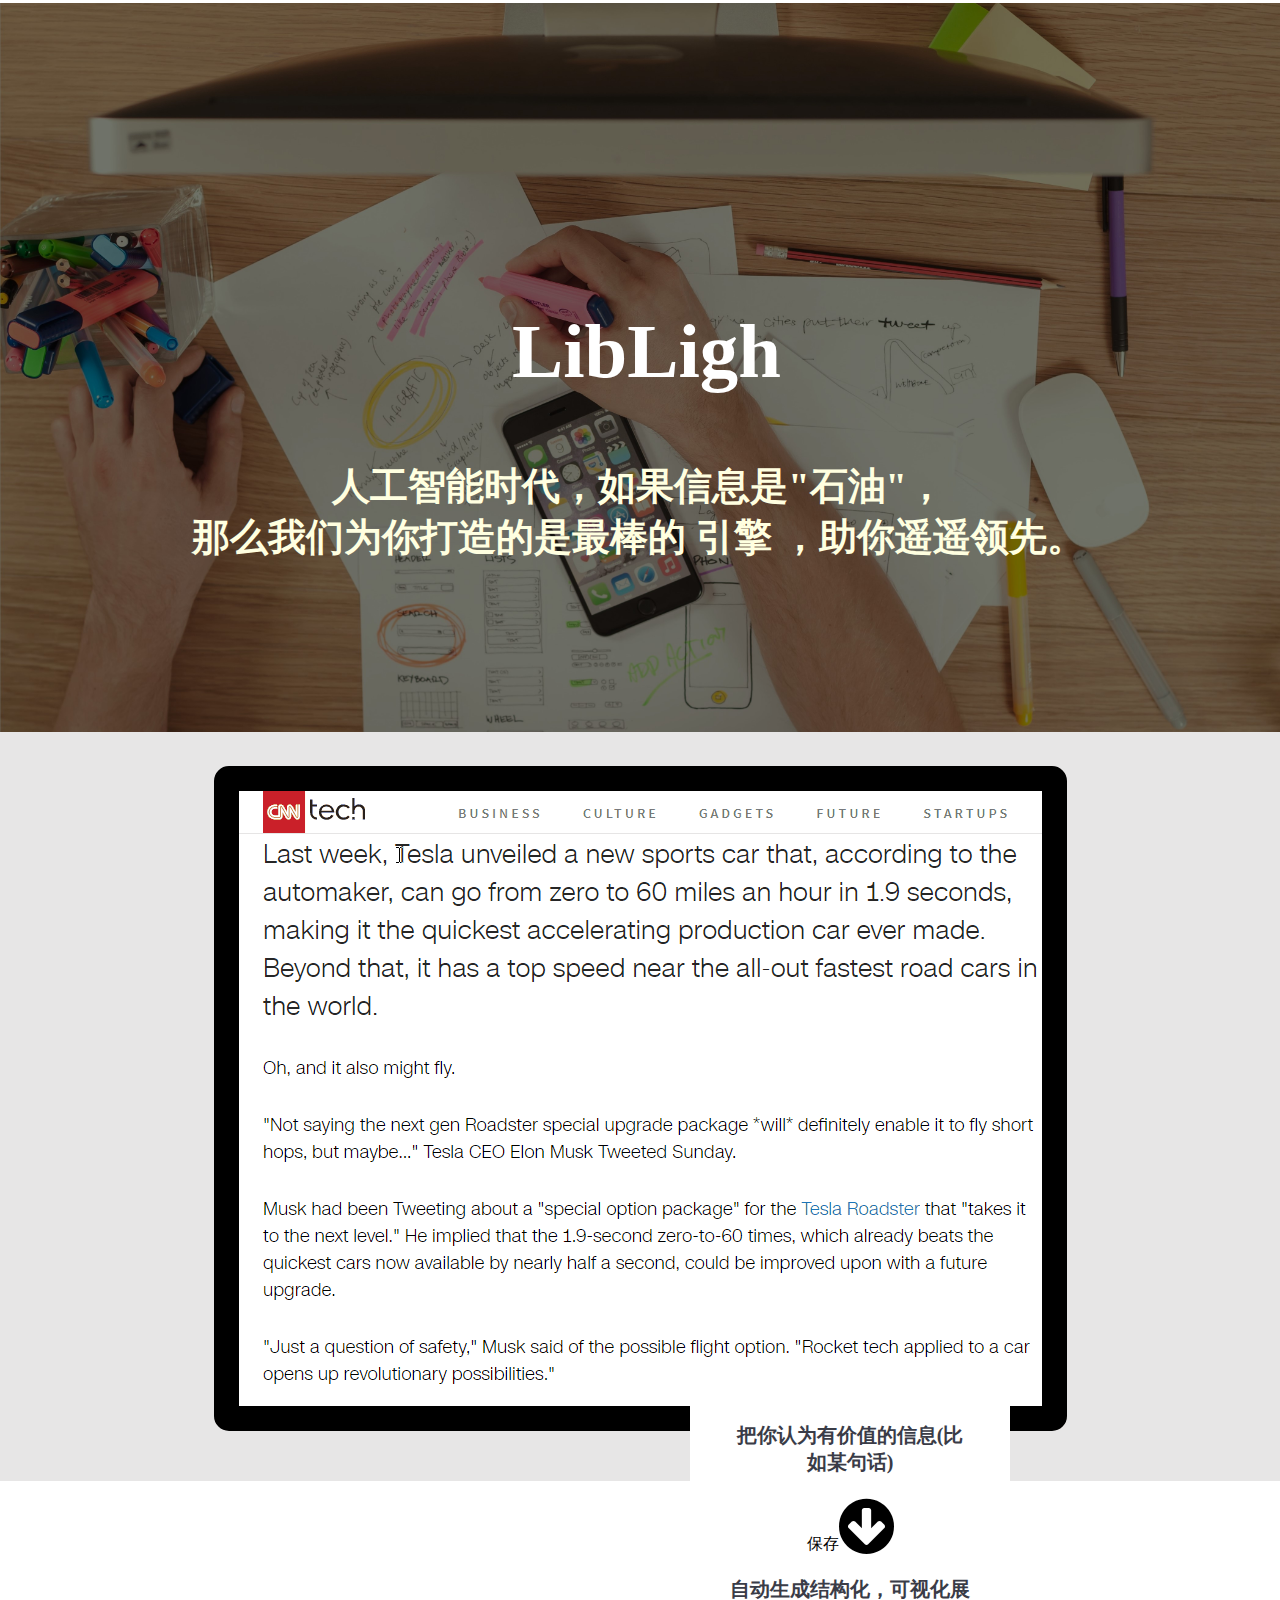
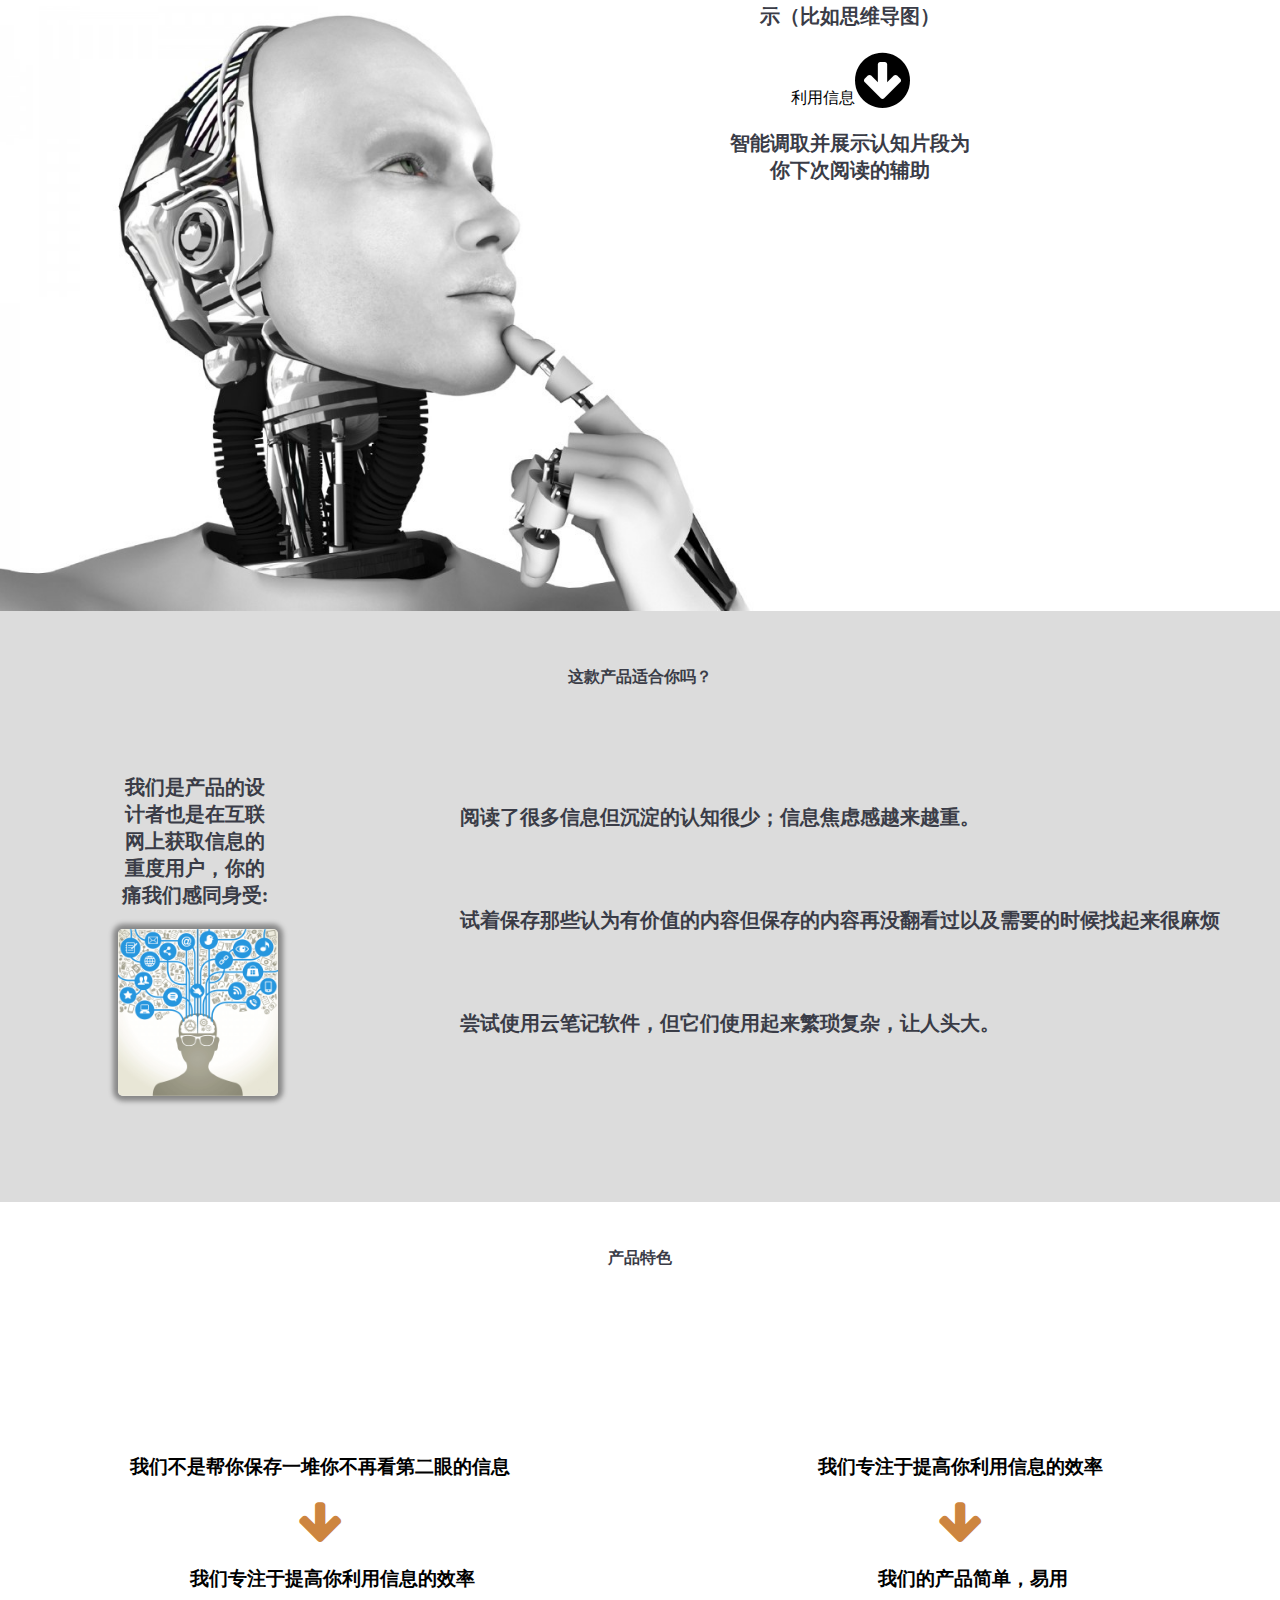
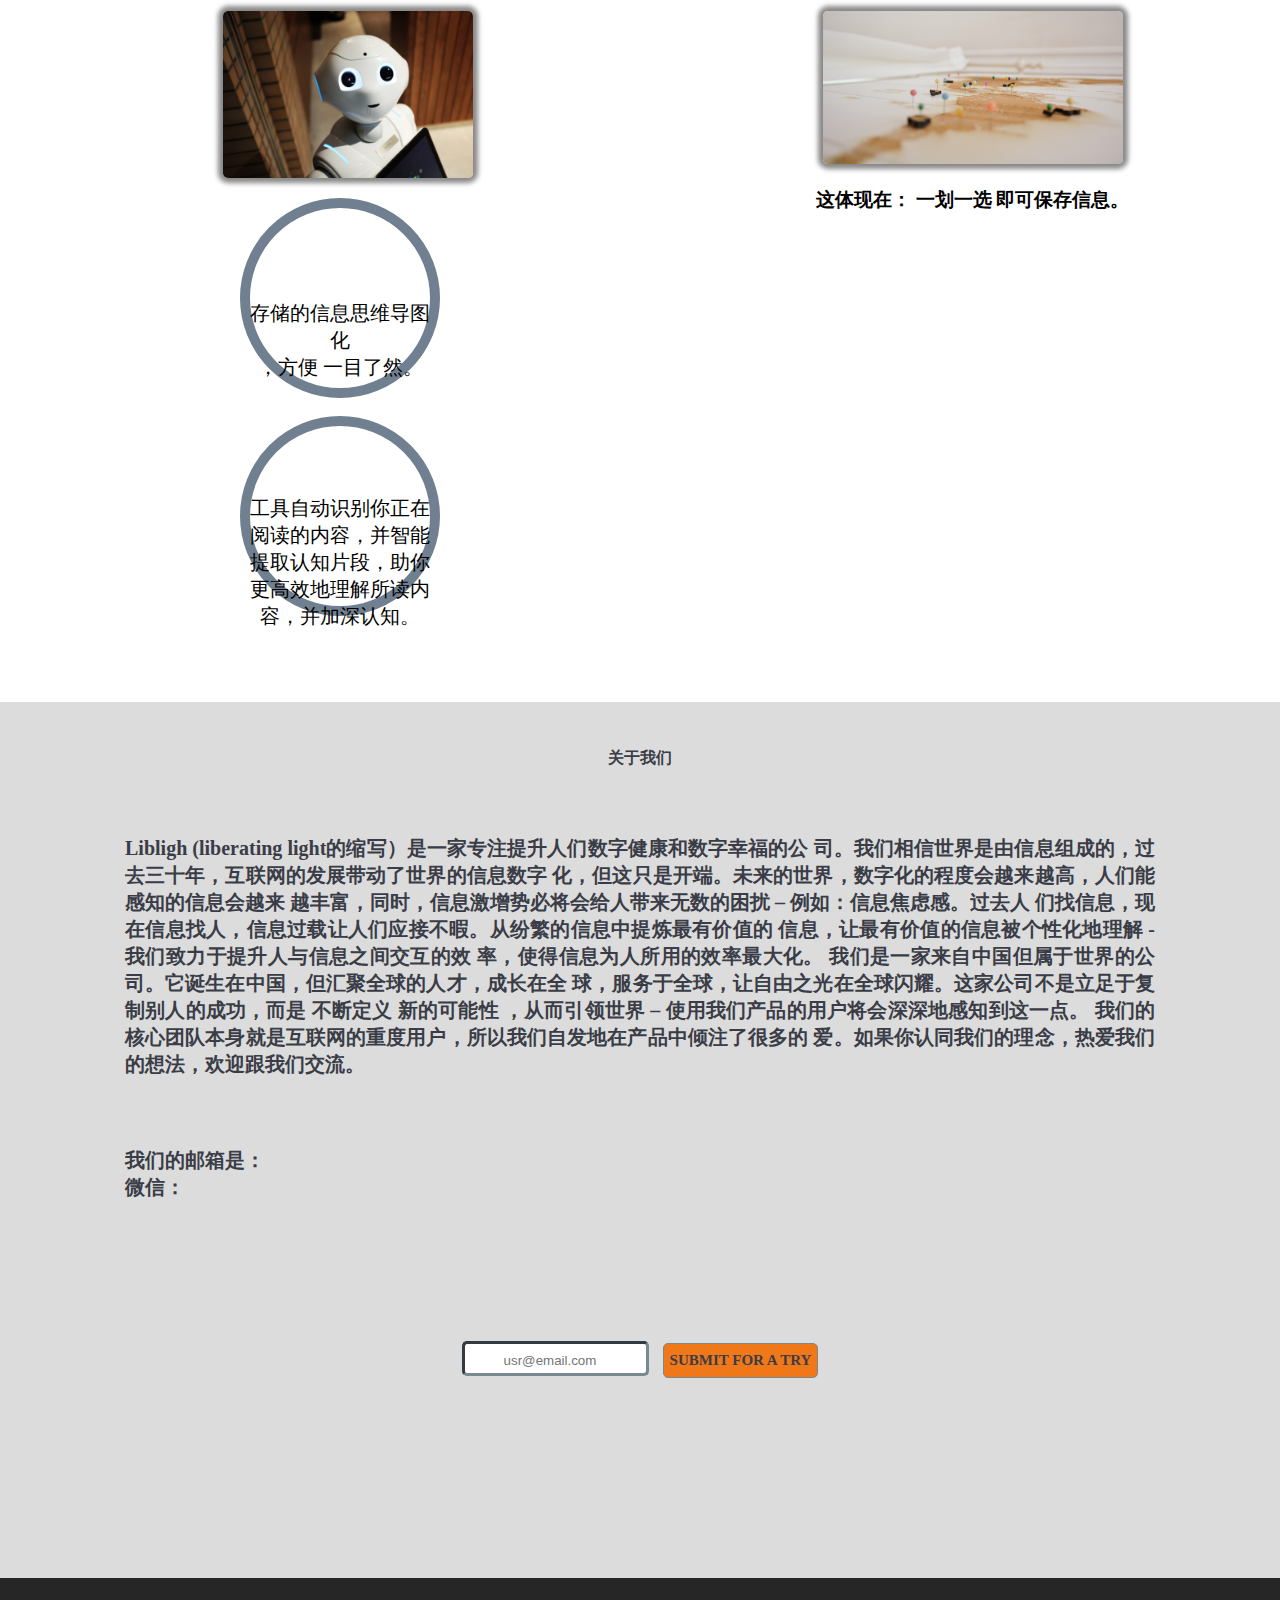
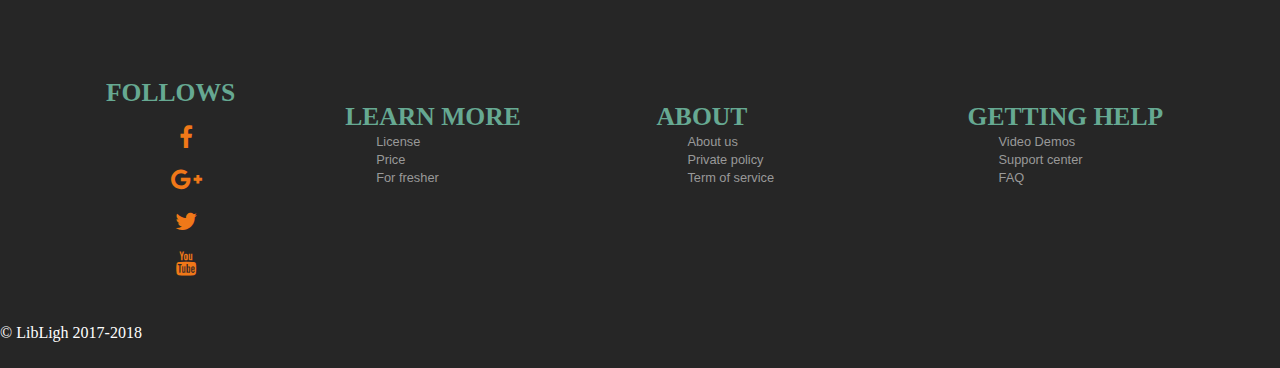
<file: index.html>
<!DOCTYPE html>
<html lang="en">

<head>
  <meta charset="utf-8">

  <meta name="veiwport" content="width=device-width, initial-scale=1">
  <title>LibLigh</title>
  <link href="stylesheet.css" rel="stylesheet">
  <link rel="stylesheet" href="css/font-awesome.min.css">
  <script type="text/javascript" src="https://ajax.googleapis.com/ajax/libs/jquery/1.11.1/jquery.min.js"></script>
  <script type="text/javascript" src="menu.js"></script>

</head>

<body>
  <!--<div id="header">
    <script src="js/jquery-1.11.2.min.js"></script>
    <div id="logo">
      <img src="img/logo.png" height="75" borde-radius="30">
    </div>
    <div id="logo-guide">
      <nav class="menu">
        <ul class="nav-guide">
          <li><a href="index.html">CONTACT</a></li>
          <li><a href="index.html">TEAM</a></li>
          <li><a href="index.html">DOWNLOADS</a></li>
          <li><a href="product.html">PRODUCT</a></li>

        </ul>
      </nav>
      <a class="toggle-nav" href="#">&#9776;
      </a>
    </div>
  </div>-->

  <div id="wrapper">
    <div id="row">
      <!--<div class="download_window ">
        <a class="download" href="dowload.html">DOWNLOADS</a>
      </div>-->

      <div id="about_the_product" class="col-m-12 col-12">

        <img class="jumbotron" src="img/b3.jpg">
        <div class="jumbotron_text">LibLigh

        </div>

        <div class="jumbotron_metaphor">
          人工智能时代，如果信息是"石油"，<br> 那么我们为你打造的是最棒的 引擎 ，助你遥遥领先。


        </div>



      </div>


      <div id="introduction" class="col-m-12 col-12">

        <div class="demo">
          <img class="demo_setting" src="video/demo.gif" border="25px solid black">
        </div>
      </div>

      <div id="our_product" class="col-m-12 col-12">
        <div class="col-9">
          <img class="ai" src="img/ai_v2.jpg">
        </div>
        <div class="flow col-3">
          <ul class="flow_steps">

            <li class="flow_text_1">把你认为有价值的信息(比如某句话)</li>
            </br>
            <li>保存<i class="fa fa-arrow-circle-down fa-4x" aria-hidden="true"></i></li>
            </br>
            <li class="flow_text_1">自动生成结构化，可视化展示（比如思维导图）</li>
            </br>
            <li>利用信息<i class="fa fa-arrow-circle-down fa-4x" aria-hidden="true"></i></li>
            </br>
            <li class="flow_text_1">智能调取并展示认知片段为你下次阅读的辅助</li>
            </br>
          </ul>
        </div>
      </div>

      <div id="section_3" class="col-12">
        <div class="subheader col-12">
          <p>这款产品适合你吗？</p>
        </div>
        <div class="match">
          <div class="col-3 flow_text_2">
            <p class="subheader_2 ">我们是产品的设计者也是在互联网上获取信息的重度用户，你的痛我们感同身受:</p>
            <img class=" knowledge" src="img/unstructed_knoledge.png">
          </div>

          <div class="col-9 flow_text_3">
            <ul>
              <li>阅读了很多信息但沉淀的认知很少；信息焦虑感越来越重。 </li></br></br>
              <li>试着保存那些认为有价值的内容但保存的内容再没翻看过以及需要的时候找起来很麻烦</li></br></br>
              <li>尝试使用云笔记软件，但它们使用起来繁琐复杂，让人头大。</li></br></br>
            </ul>
          </div>
        </div>

        <div id="section_4">
            <div class="subheader">
                <p>产品特色</p>
            </div>
            <div class="match_1">
              <div class="col-6 flow_text_4">
                <p class="subheader_3">我们不是帮你保存一堆你不再看第二眼的信息
                </p>
                <i class="fa fa-arrow-down fa-3x arrow_center" aria-hidden="true"></i>
                <p class="subheader_4">我们专注于提高你利用信息的效率
                </p>
                <img class="knowledge_2" src="img\alex-knight-199368.jpg">
                <div class="circle" >
                <ul class="list_3">
                  <li></br></br></br></br>存储的信息思维导图化</br>，方便 一目了然。</li></br>
                  <li></br></br></br>工具自动识别你正在</br>阅读的内容，并智能</br>提取认知片段，助你</br>更高效地理解所读内</br>容，并加深认知。</li>
                </ul>
              </div>
              </div>


              <div class="col-6 flow_text_4">

                <p class="subheader_3">我们专注于提高你利用信息的效率
                </p>
                <i class="fa fa-arrow-down fa-3x arrow_center" aria-hidden="true"></i>
                <p class="subheader_4">我们的产品简单，易用
                </p>
                <img class="knowledge_3" src="img\delfi-de-la-rua-152121.jpg">
                <p class="subheader_4">这体现在： 一划一选 即可保存信息。
                </p>

              </div>

            </div>

        </div>

        <div id="us">
            <div class="us subheader col-12">
              <p>关于我们</p>
            </div>
            <div class="detail">
              <p>
                    Libligh (liberating light的缩写）是一家专注提升人们数字健康和数字幸福的公
              司。我们相信世界是由信息组成的，过去三十年，互联网的发展带动了世界的信息数字
              化，但这只是开端。未来的世界，数字化的程度会越来越高，人们能感知的信息会越来
              越丰富，同时，信息激增势必将会给人带来无数的困扰 – 例如：信息焦虑感。过去人
              们找信息，现在信息找人，信息过载让人们应接不暇。从纷繁的信息中提炼最有价值的
              信息，让最有价值的信息被个性化地理解 - 我们致力于提升人与信息之间交互的效
              率，使得信息为人所用的效率最大化。
              我们是一家来自中国但属于世界的公司。它诞生在中国，但汇聚全球的人才，成长在全
              球，服务于全球，让自由之光在全球闪耀。这家公司不是立足于复制别人的成功，而是
              不断定义 新的可能性 ，从而引领世界 – 使用我们产品的用户将会深深地感知到这一点。
              我们的核心团队本身就是互联网的重度用户，所以我们自发地在产品中倾注了很多的
              爱。如果你认同我们的理念，热爱我们的想法，欢迎跟我们交流。</br></br></br></br>

              我们的邮箱是：</br>
              微信：
            </p>
            </div>


        </div>
      <div class="regist">
        <form class="regist_form">
          <input class="email_box" type="email" placeholder="          usr@email.com">
          <input class="submit" type="submit" value="SUBMIT FOR A TRY">
        </form>

      </div>



        <div class="clearfix"></div>


        <div class="footer">
          <div class="row">
            <div class="p  col-1">
              <span class="text">FOLLOWS</span>
              <ul class="social">
                <li><a href="#"><i class="fa fa-facebook fa-5x" ></i></a></li>
                <li><a href="#"><i class="fa fa-google-plus fa-5x"></i></a></li>
                <li><a href="#"><i class="fa fa-twitter fa-5x"></i></a></li>
                <li><a href="#"><i class="fa fa-youtube fa-5x"></i></a></li>


              </ul>
            </div>

            <div class="p1  col-1">
              <span class="text">LEARN MORE</span>
              <ul class="social">
                <li><a class="license">License</a></li>
                <li><a class="license">Price</a></li>
                <li><a class="license">For fresher</a></li>


                </br>
                </br>
                </br>
                </br>
                </br>

              </ul>
            </div>

            <div class="p2   col-1">
              <span class="text">ABOUT</span>
              <ul class="social">
                <li><a class="license">About us</a></li>
                <li><a class="license">Private policy</a></li>
                <li><a class="license">Term of service</a></li>

                </br>
                </br>
                </br>
                </br>
                </br>
              </ul>


            </div>

            <div class="p3  col-1">
              <span class="text">GETTING HELP</span>
              <ul class="social">
                <li><a class="license">Video Demos</a></li>
                <li><a class="license">Support center</a></li>
                <li><a class="license">FAQ</a></li>

                </br>
                </br>
                </br>
                </br>
                </br>
              </ul>


            </div>



          </div>



</body>
<div class="copy_right">

  </p>&copy; LibLigh 2017-2018
  <p>
</div>

</html>
</file>
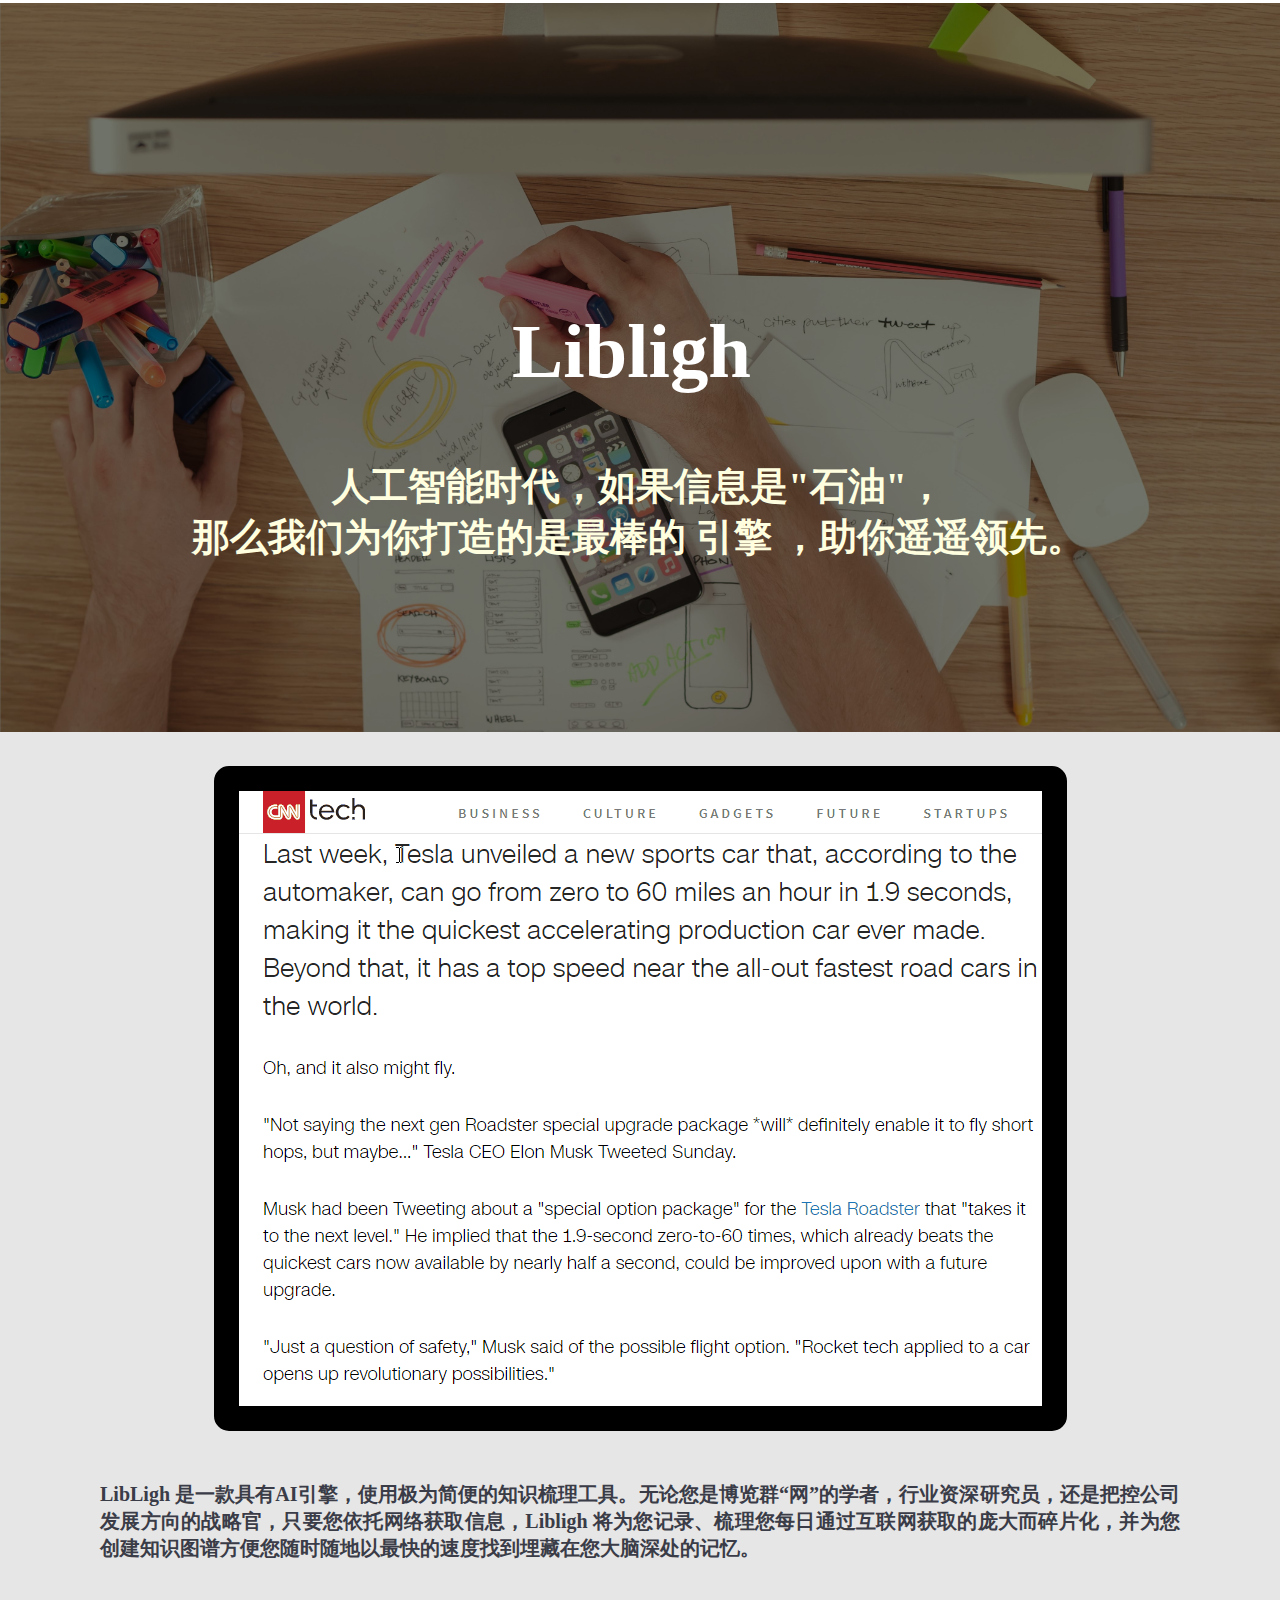
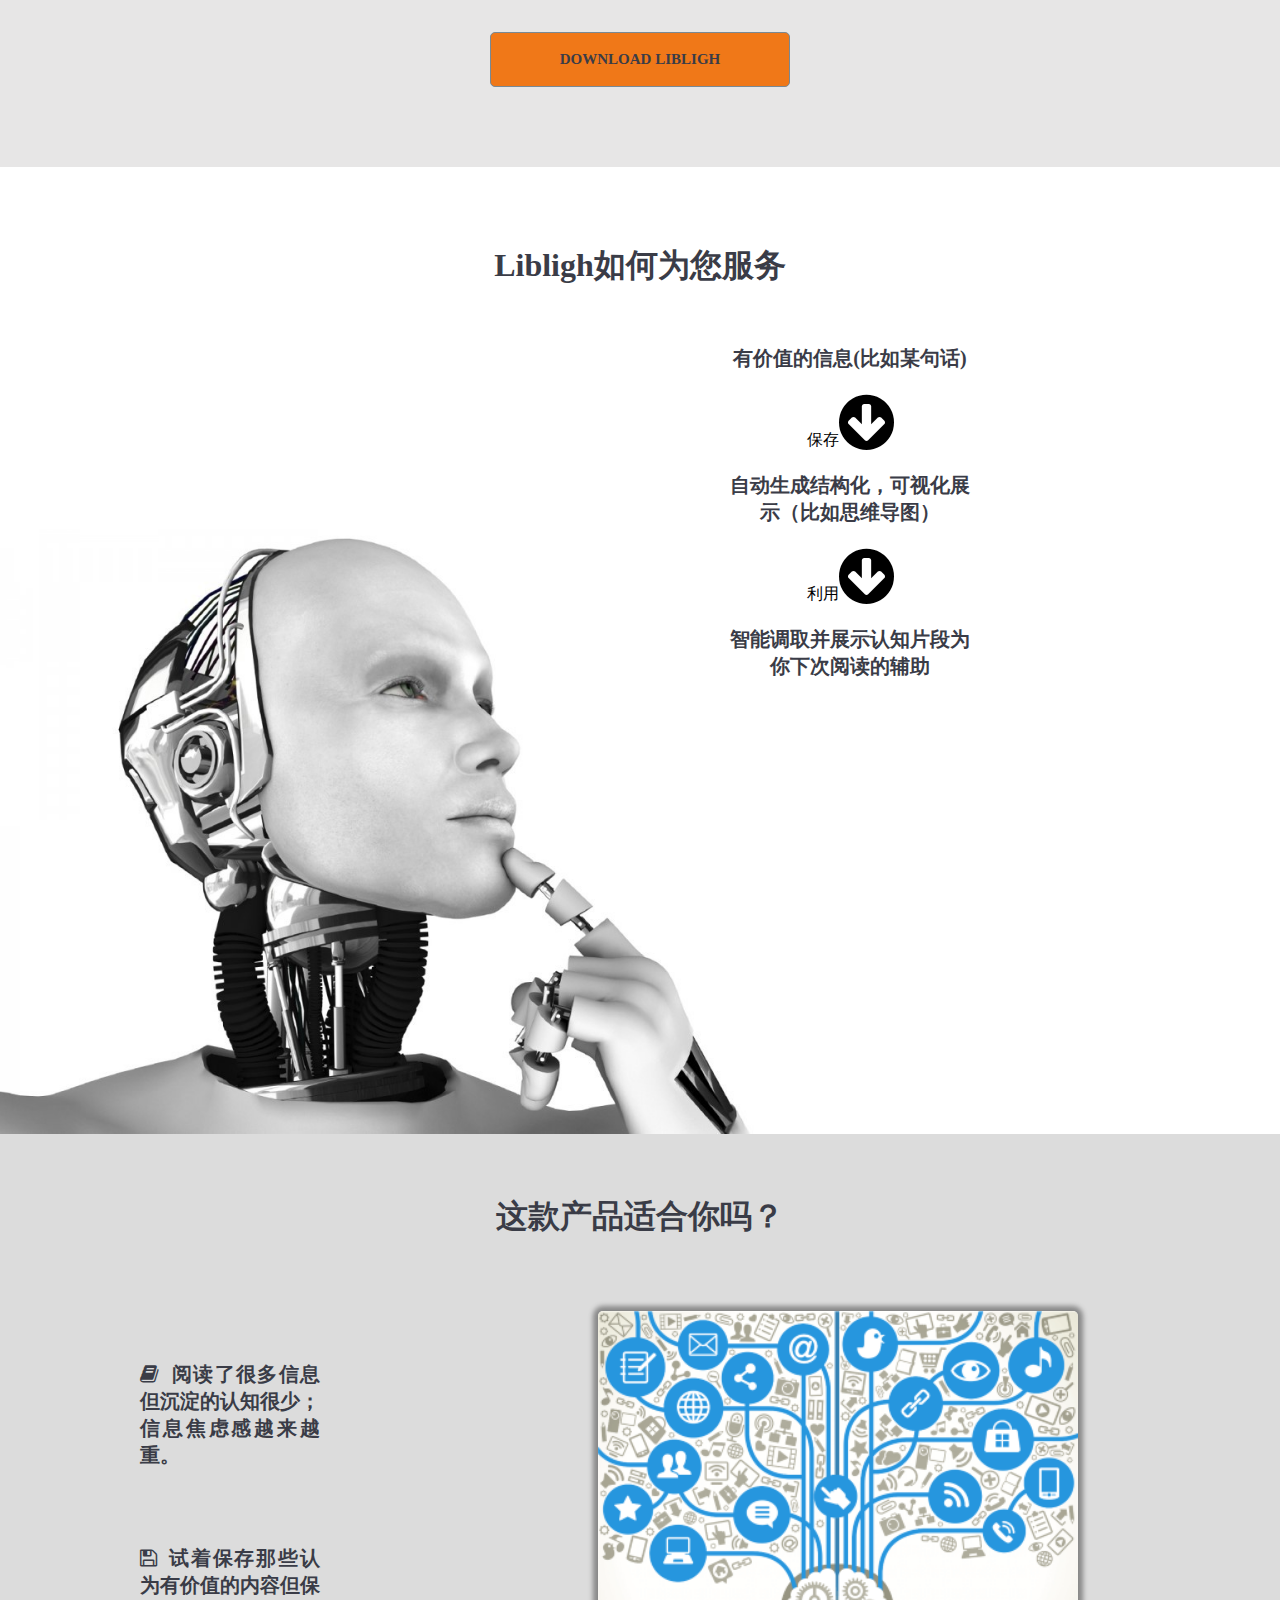
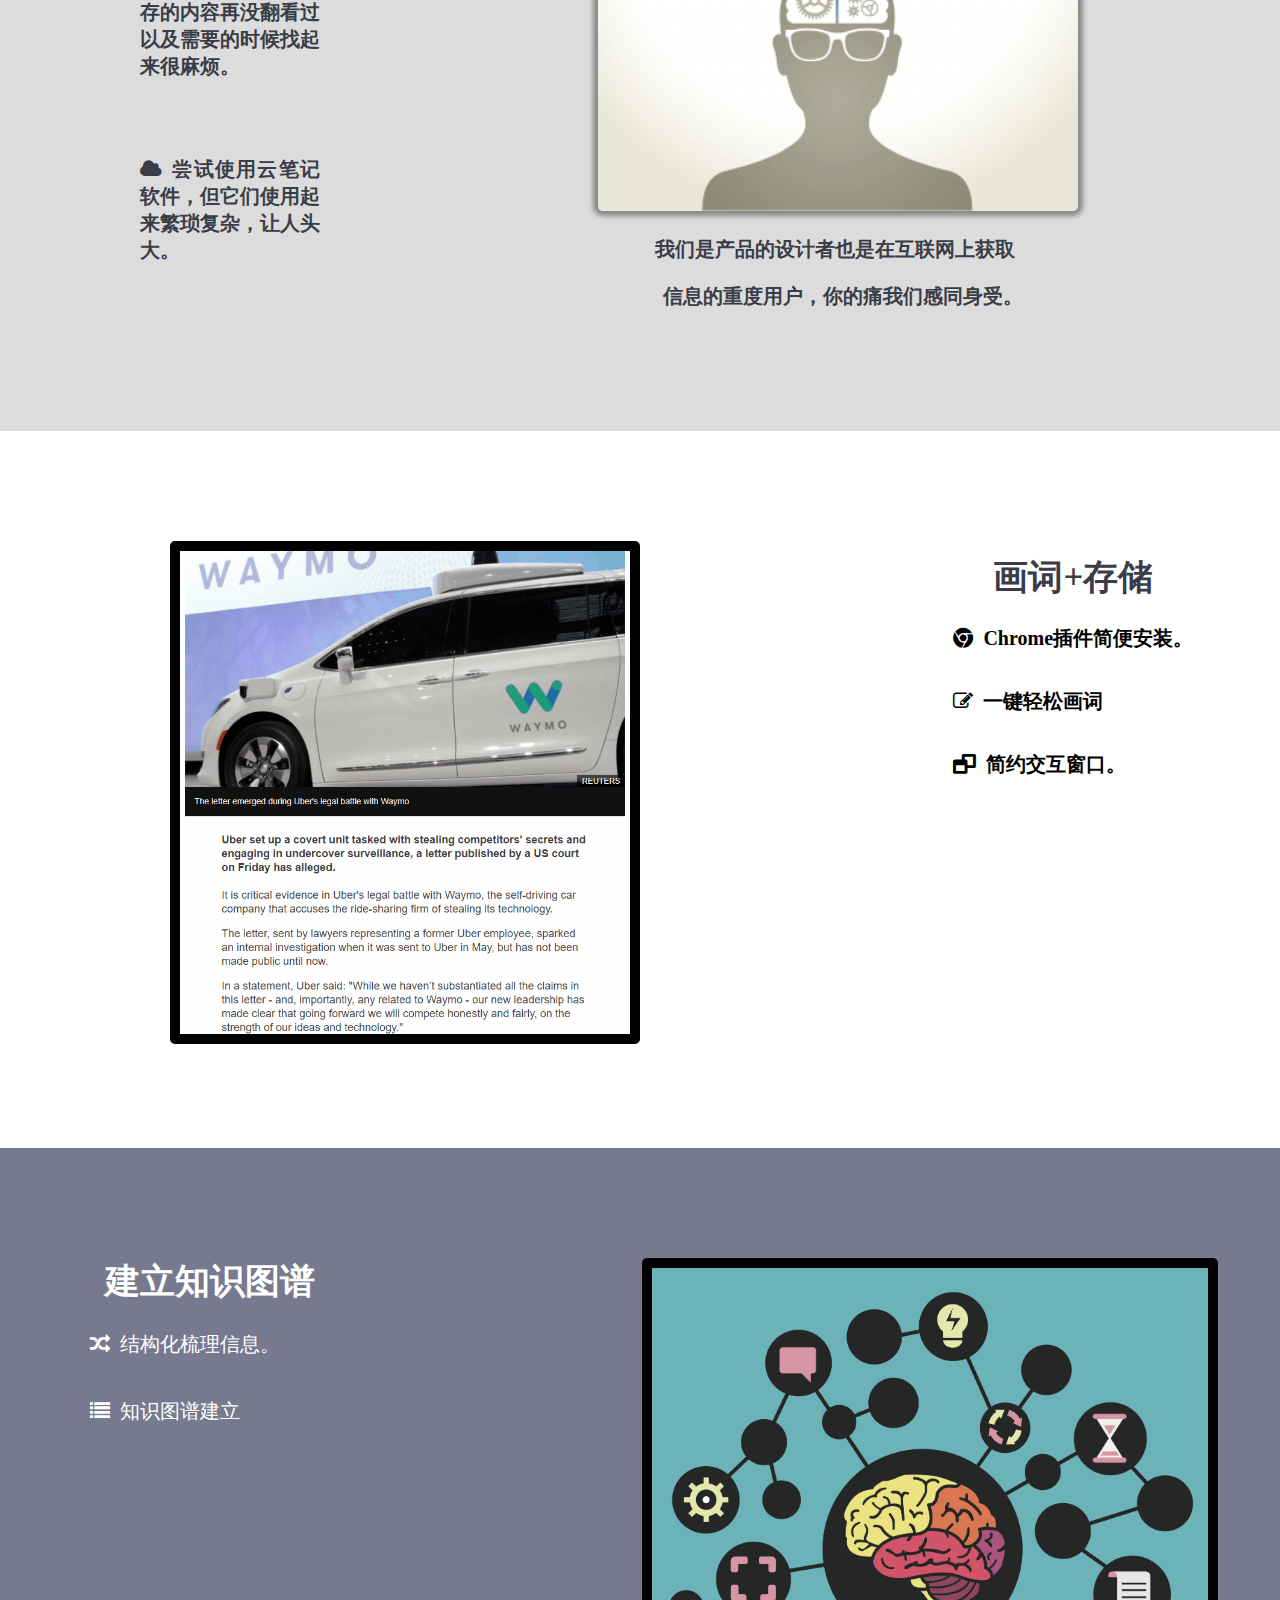
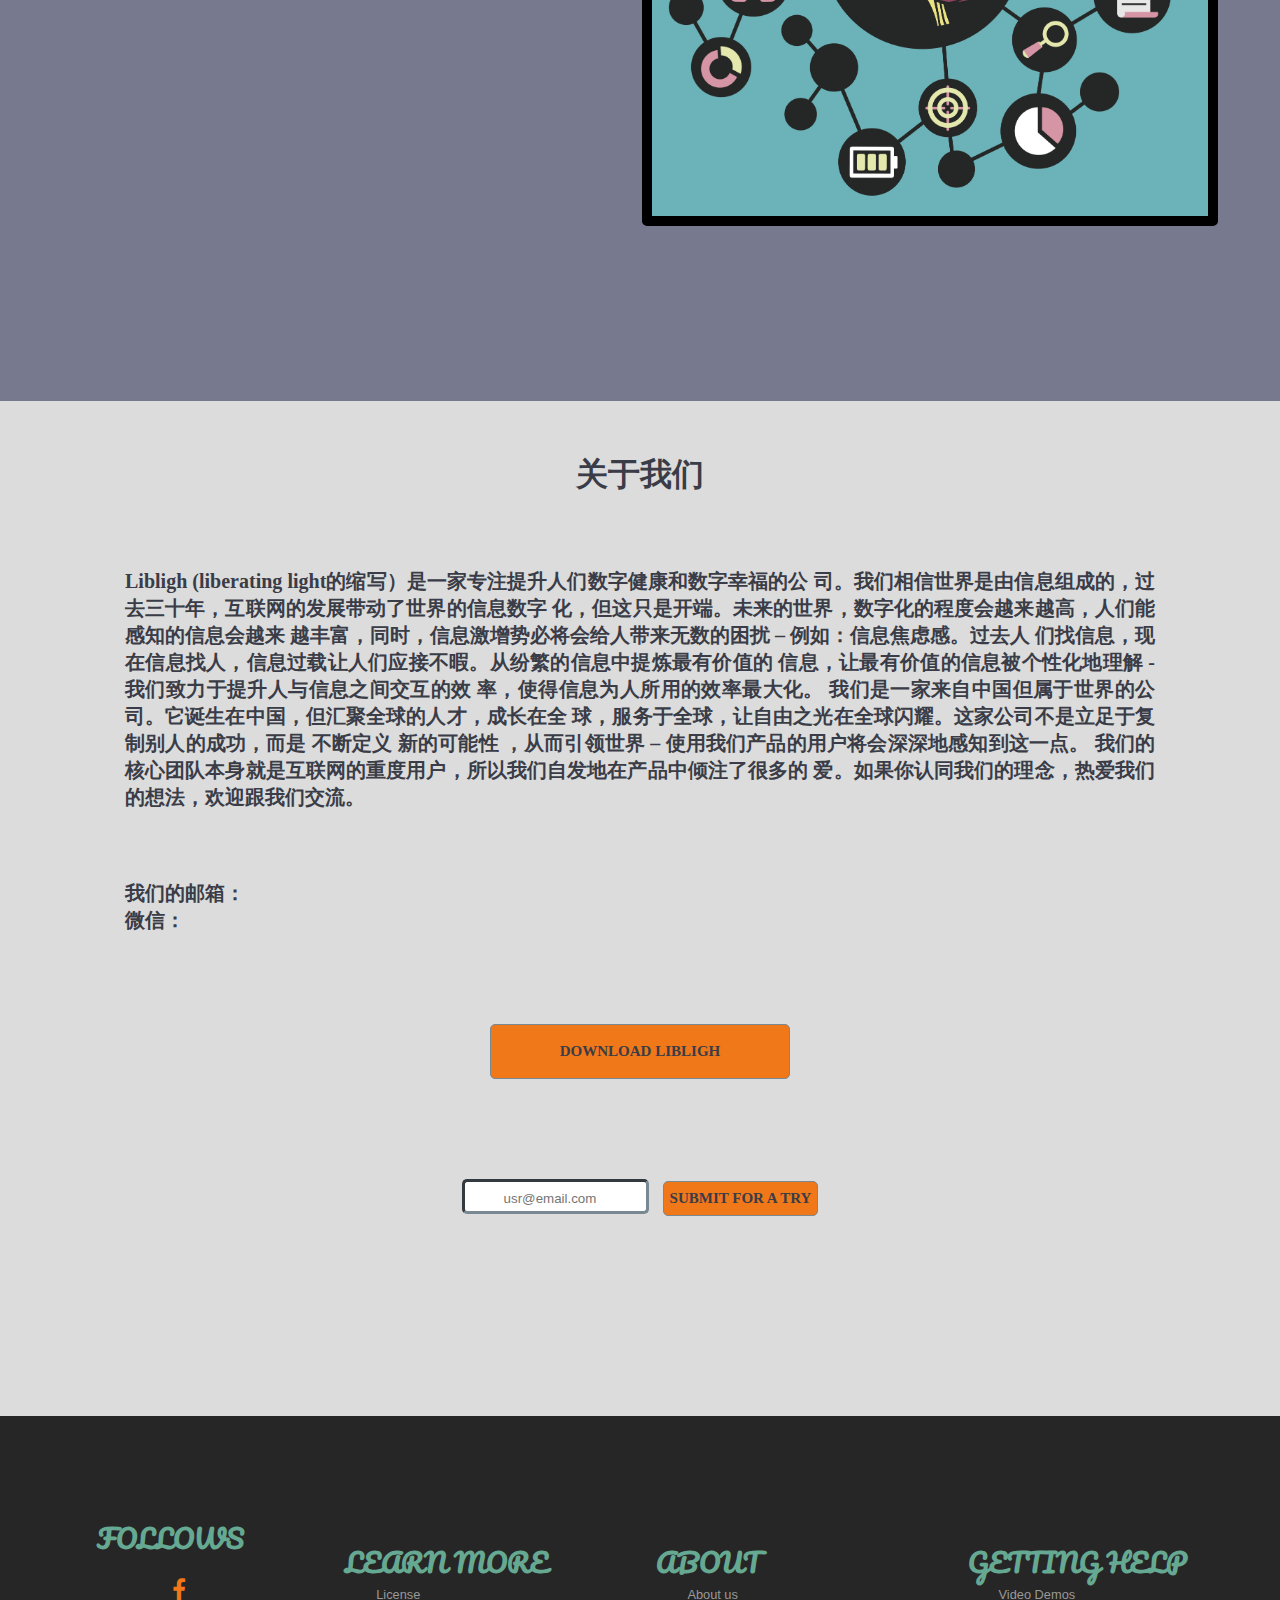
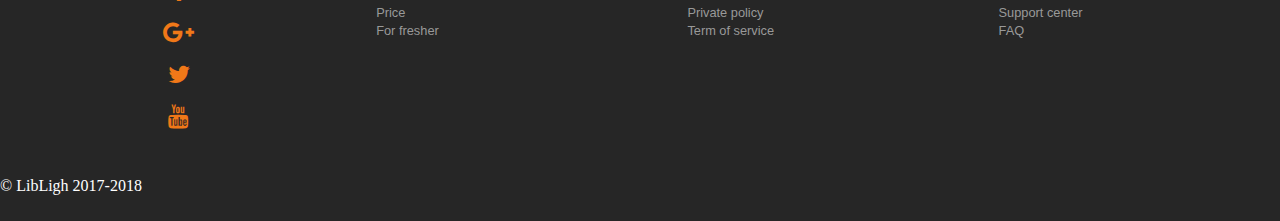
<file: index_2.html>
<!DOCTYPE html>
<html lang="en">

<head>
  <meta charset="utf-8">

  <meta name="veiwport" content="width=device-width, initial-scale=1">
  <title>LibLigh</title>
  <link href="stylesheet.css" rel="stylesheet">
  <link rel="stylesheet" href="css/font-awesome.min.css">
  <script type="text/javascript" src="https://ajax.googleapis.com/ajax/libs/jquery/1.11.1/jquery.min.js"></script>
  <script type="text/javascript" src="menu.js"></script>
  <link href="https://fonts.googleapis.com/css?family=Pacifico" rel="stylesheet">

</head>

<body>
  <!--<div id="header">
    <script src="js/jquery-1.11.2.min.js"></script>
    <div id="logo">
      <img src="img/logo.png" height="75" borde-radius="30">
    </div>
    <div id="logo-guide">
      <nav class="menu">
        <ul class="nav-guide">
          <li><a href="index.html">CONTACT</a></li>
          <li><a href="index.html">TEAM</a></li>
          <li><a href="index.html">DOWNLOADS</a></li>
          <li><a href="product.html">PRODUCT</a></li>

        </ul>
      </nav>
      <a class="toggle-nav" href="#">&#9776;
      </a>
    </div>
  </div>-->

  <div id="wrapper">
    <div id="row">
      <!--<div class="download_window ">
        <a class="download" href="dowload.html">DOWNLOADS</a>
      </div>-->

      <div id="about_the_product" class="col-m-12 col-12">

        <img class="jumbotron" src="img/b3.jpg">
        <div class="jumbotron_text">Libligh

        </div>


        <div class="jumbotron_metaphor">
          人工智能时代，如果信息是"石油"，<br> 那么我们为你打造的是最棒的 引擎 ，助你遥遥领先。


        </div>



      </div>


      <div id="introduction" class="col-m-12 col-12">

        <div class="demo">
          <img class="demo_setting" src="video/demo.gif" border="25px solid black">
        </div>
        <div class="libligh_intro">
              <p>LibLigh 是一款具有AI引擎，使用极为简便的知识梳理工具。无论您是博览群“网”的学者，行业资深研究员，还是把控公司发展方向的战略官，只要您依托网络获取信息，Libligh 将为您记录、梳理您每日通过互联网获取的庞大而碎片化，并为您创建知识图谱方便您随时随地以最快的速度找到埋藏在您大脑深处的记忆。</p>
              <form class="download_jumb" action="index.html" method="post">
                <input class="download_submit" type="submit" value="DOWNLOAD LIBLIGH">
              </form>
        </div>

        <div>
        </div>
      </div>

      <div id="our_product" class="col-m-12 col-12">
        <div class="aim col-12" >
            <h1>Libligh如何为您服务</h1>
        </div>
        <div class="col-9">
          <img class="ai" src="img/ai_v2.jpg">
        </div>
        <div class="flow col-3">
          <ul class="flow_steps">

            <li class="flow_text_1">有价值的信息(比如某句话)</li>
            </br>
            <li>保存<i class="fa fa-arrow-circle-down fa-4x" aria-hidden="true"></i></li>
            </br>
            <li class="flow_text_1">自动生成结构化，可视化展示（比如思维导图）</li>
            </br>
            <li>利用<i class="fa fa-arrow-circle-down fa-4x" aria-hidden="true"></i></li>
            </br>
            <li class="flow_text_1">智能调取并展示认知片段为你下次阅读的辅助</li>
            </br>
          </ul>
        </div>
      </div>

      <div id="section_3" class="col-12">
        <div class="subheader col-12">
          <h1>这款产品适合你吗？</h1>
        </div>
        <div class="match">
          <div class="col-3 flow_text_3">
            <ul>
              <li><i class="fa fa-book" aria-hidden="true"></i><span>&nbsp&nbsp</span>阅读了很多信息但沉淀的认知很少；信息焦虑感越来越重。</li></br></br>
              <li><i class="fa fa-floppy-o" aria-hidden="true"><span>&nbsp&nbsp</span></i>试着保存那些认为有价值的内容但保存的内容再没翻看过以及需要的时候找起来很麻烦。</li></br></br>
              <li><i class="fa fa-cloud" aria-hidden="true"><span>&nbsp&nbsp</span></i>尝试使用云笔记软件，但它们使用起来繁琐复杂，让人头大。</li></br></br>
            </ul>
          </div>

          <div class="col-9 flow_text_2">
            <img class="knowledge" src="img/unstructed_knoledge.png">
            <p class="subheader_2 ">我们是产品的设计者也是在互联网上获取</p>
            <p class="subheader_2_sub ">信息的重度用户，你的痛我们感同身受。</p>
          </div>
        </div>


          <div id="section_4">
            <div class="match_1">

              <div class="col-6 high_light_demo">
                    <img class="high_light_save" src="video/high_light.gif" >
              </div>
              <div class="col-4 flow_text_5">
                <h1 class="high_light">画词+存储</h1>
                <div class="center">
                <ul class="horizontal_list">
                  <li><i class="fa fa-chrome" aria-hidden="true"></i><span>&nbsp&nbsp</span>Chrome插件简便安装。</li></br></br>
                  <li><i class="fa fa-pencil-square-o" aria-hidden="true"><span>&nbsp&nbsp</span></i>一键轻松画词</li></br></br>
                  <li><i class="fa fa-window-restore" aria-hidden="true"><span>&nbsp&nbsp</span></i>简约交互窗口。</li></br></br>
                </ul>
              </div>

            </div>
          </div>


          <div id="section_5">
            <div class="match_1">
              <div class="col-3 flow_text_6">
                <h1 class="mind_map">建立知识图谱</h1>
                <div class="center_mindmap">
                <ul>
                  <li><i class="fa fa-random" aria-hidden="true"></i><span>&nbsp&nbsp</span>结构化梳理信息。</li>
                  <li><i class="fa fa-list aria-hidden="true"><span>&nbsp&nbsp</span></i>知识图谱建立</li>

                </ul>
                </div>
              </div>

              <div class="col-9 flow_text_2">
                <img class="mind_map_img" src="img\mindmap.jpg" >
              </div>

            </div>
          </div>


        <div id="us">
            <div class="us subheader col-12">
              <h1>关于我们</h1>
            </div>
            <div class="detail">
              <p>
                    Libligh (liberating light的缩写）是一家专注提升人们数字健康和数字幸福的公
              司。我们相信世界是由信息组成的，过去三十年，互联网的发展带动了世界的信息数字
              化，但这只是开端。未来的世界，数字化的程度会越来越高，人们能感知的信息会越来
              越丰富，同时，信息激增势必将会给人带来无数的困扰 – 例如：信息焦虑感。过去人
              们找信息，现在信息找人，信息过载让人们应接不暇。从纷繁的信息中提炼最有价值的
              信息，让最有价值的信息被个性化地理解 - 我们致力于提升人与信息之间交互的效
              率，使得信息为人所用的效率最大化。
              我们是一家来自中国但属于世界的公司。它诞生在中国，但汇聚全球的人才，成长在全
              球，服务于全球，让自由之光在全球闪耀。这家公司不是立足于复制别人的成功，而是
              不断定义 新的可能性 ，从而引领世界 – 使用我们产品的用户将会深深地感知到这一点。
              我们的核心团队本身就是互联网的重度用户，所以我们自发地在产品中倾注了很多的
              爱。如果你认同我们的理念，热爱我们的想法，欢迎跟我们交流。</br></br></br></br>

              我们的邮箱：</br>
              微信：
            </p>
            </div>


        </div>
      <div class="regist">
        <form class="download_form" action="index.html" method="post">
          <input class="download_submit" type="submit" value="DOWNLOAD LIBLIGH">
        </form>

        <form class="regist_form">
          <input class="email_box" type="email" placeholder="          usr@email.com">
          <input class="submit" type="submit" value="SUBMIT FOR A TRY">
        </form>

      </div>



        <div class="clearfix"></div>


        <div class="footer">
          <div class="row">
            <div class="p  col-1">
              <span class="text">FOLLOWS</span>
              <ul class="social_2">
                <li><a href="#"><i class="fa fa-facebook fa-5x" ></i></a></li>
                <li><a href="#"><i class="fa fa-google-plus fa-5x"></i></a></li>
                <li><a href="#"><i class="fa fa-twitter fa-5x"></i></a></li>
                <li><a href="#"><i class="fa fa-youtube fa-5x"></i></a></li>


              </ul>
            </div>

            <div class="p1  col-1">
              <span class="text">LEARN MORE</span>
              <ul class="social">
                <li><a class="license">License</a></li>
                <li><a class="license">Price</a></li>
                <li><a class="license">For fresher</a></li>


                </br>
                </br>
                </br>
                </br>
                </br>

              </ul>
            </div>

            <div class="p2   col-1">
              <span class="text">ABOUT</span>
              <ul class="social">
                <li><a class="license">About us</a></li>
                <li><a class="license">Private policy</a></li>
                <li><a class="license">Term of service</a></li>

                </br>
                </br>
                </br>
                </br>
                </br>
              </ul>


            </div>

            <div class="p3  col-1">
              <span class="text">GETTING HELP</span>
              <ul class="social">
                <li><a class="license">Video Demos</a></li>
                <li><a class="license">Support center</a></li>
                <li><a class="license">FAQ</a></li>

                </br>
                </br>
                </br>
                </br>
                </br>
              </ul>


            </div>



          </div>

          <div class="copy_right">

            </p>&copy; LibLigh 2017-2018
            <p>
          </div>

</body>


</html>
</file>
<file: stylesheet.css>
* {
  box-sizing: border-box;
}


#construct_knowledge {
  margin-top: -25px;
  padding-left: 14px;
  font-family: fantasy;
  font-weight: 200px;
  font-size: 25px;
}

#header {
  margin-top: -8px;
  background-color:#262626;
  position: fixed;
  right: 0;
  left: 0;
  z-index: 1;
  padding-top: -10px;
}

#wrapper {
  position: absolute;
  margin-top: -5px;
  right: 0;
  left: 0;
}

#logo {
  float: left;
  padding-top: 5px;
  padding-left: 15px;

}

#logo-guide {
  height: 60px;
  background-color:  #262626;
}



.toggle-nav {
  display: none;
}



#about_the_product {
  padding-top: 0px;
  padding-bottom: 30px;
  height: auto;
  background-color: #e7e6e6;
  position: relative;
  text-align: center;
}



#introduction_the_product {
  background-color: #DCDCDC;
  height: 350px;

}

.jumbotron_text{
  position: absolute;
  top:40%;
  left: 40%;
  color: white;
  font-size: 6vw;
  font-weight: bold;
}

.jumbotron_metaphor{
  position: absolute;
  top:60%;
  left: 15%;
  color: #FFFFE0;
  font-size: 3vw;
  font-weight: bold;
}

.flow{
  background-color: white;
  margin-top: -100px;
  padding-right: 40px;
  margin-left: -270px;
}

.flow_steps li{
  list-style-type: none;
  text-align: center;

}

.match{
  padding-bottom: 50px;

}

.match::after{
  content: "";
  clear:both;
  display: block;

}
.match_1{
  padding-bottom: 100px;
  padding-top: 100px;
}

.match_1::after{
  content: "";
  clear:both;
  display: block;

}

.flow_text_1{
  text-align: left;
  font-size: 20px;;
  font-weight: bold;
  color: #3A3C47;

}

.flow_text_2{

  text-align: center;
  font-size: 20px;
  padding-bottom: 100px;
}
.flow_text_4{
  text-align: center;

}
.flow_text_5{
  text-align: left;
  float: right;
  padding-left: 60px;

}
.flow_text_5 li{
  list-style-type: none;
  font-size: 20px;
  font-weight: bold;

}
.flow_text_6{
  text-align: left;
  padding-left: 0px;
  color: white;
  margin-left: 0px;

;
}
.flow_text_6 li{
  list-style-type: none;
  font-size: 20px;
  padding-bottom: 40px;

}
.flow_text_6 ul{

}

.high_light{
  padding-left: 80px;
  text-align: left;
  font-size: 35px;
  color: #3A3C47;
}
.mind_map{
  margin: auto;
  padding-left: 100px;
  text-align: center;
  font-size: 35px;

}
.center_mindmap {
  width: 300px;
  margin: 0 auto;
  padding-top: 10px;
  padding-left:40px;
}
.subheader{
  color: #3A3C47
}

.flow_text_3{
  padding-left: 100px;
  text-align: justify;
  font-size: 20px;
  color:#3A3C47;
  font-weight: bold;

}
.flow_text_3 li{
  text-align: justify;
  padding-top: 30px;
  list-style-type: none;
}

.high_light_demo{

  padding-left: 170px;
  margin: auto;
  padding-top: 10px;
  width: 100%;
  height: auto;
}

.high_light_save{

  max-width: 100%;
  height: auto;
  border-width: 10px;
  border-radius: 5px;
  border-color: black;
  border-style: solid;

}
.mind_map_demo{
  margin-top: 150px;
  margin-left: 180px;
  width: 70%;
  height: 300px;
  background-color: white;


}
.download_jumb{
  text-align: center;
  padding-top: 50px;
  padding-left: 100px;
}

.mind_map_img{
  margin: auto;
  width: 60%;
  height: auto;
  margin-left: 260px;
  border-width: 10px;
  border-radius: 5px;
  border-color: black;
  border-style: solid;

}

.list_3 li{


  margin: auto;
  width: 200px;
  height: 200px;
  list-style-type: none;
  border:10px solid #708090;
  border-radius:100px;
  font-size: 20px;



}
.circle_1{

}

.subheader{
  text-align: center;
  padding-bottom:50px;
  padding-top: 30px;
  font-weight: bold;
}
.subheader_2{

  text-align: center;
  padding-left: 120px;
  padding-right: 50px;
  background-color: #DCDCDC;
  color: #3A3C47;
  font-weight: bold;
}
.subheader_2_sub{

  text-align: center;
  padding-left: 135px;
  padding-right: 50px;
  background-color: #DCDCDC;
  color: #3A3C47;
  font-weight: bold;
}
.subheader_3{
  text-align: center;
  font-size: 1.5vw;
  background-color:white;
  font-weight: bold;
}
.subheader_4{
  text-align: center;
  padding-left: 25px;
  background-color:white;
  font-size: 1.5vw;
  font-weight: bold;
}


.arrow_center{
  text-align: center;

  color: #CD853F;
}

#us{
  background-color: #DCDCDC;
  margin-top: -50px;
padding-bottom: 20px;

}

.detail {
  margin: auto;
  font-size: 20px;
  height: auto;
  padding-left: 150px;
  padding-right: 150px;
  text-align:justify;
  color:#3A3C47
}

#introduction {
  padding-bottom: 50px;
  background-color: #e7e6e6;
  height: auto;

  font-weight:900;

}

#introduction p{
  margin-left: 100px;
}

/*.text_ai{
  position: relative;
  text-align: right;
  padding-right: 50px;
  font-family:sans-serif;
  font-size: 30px;
  font-weight: bold;
  color: #F07818;
    top:-550px;
}*/

.demo_setting{

max-width: 100%;
height:auto;
border-radius: 15px;

display: block;
margin-left: auto;
margin-right: auto;


}
.libligh_intro{
  margin-left: auto;
  margin-right: auto;
  padding-top: 30px;
  padding-left: 0px;
  padding-right: 100px;
  padding-bottom: 30px;
  text-align: justify;
  font-size: 20px;
  color: #3A3C47;

}

.ai{
  padding-top: 100px;
  max-width: 100%;
  padding-bottom: 27px;
  margin: auto;



}

#demo{

}

#our_product{
  padding-top: 25px;
  background-color: white;
}

.aim{
  text-align: center;
  padding-bottom: 120px;
  padding-top: 30px;
  color: #3A3C47;
}

#our_product::after{
  /*margin: auto;
  background-image:  url("img/ai_v2.jpg");
   background-repeat: no-repeat;*/

  background-color: white;
  height:auto;
  background-position: left;
  content: "";
  clear: both;
  display: block;

}
#section_3 {
  margin-top: -31px;
  /*background-color: #E8E6D7;*/
  background-color: #DCDCDC;
  height: auto;
  padding-top: 10px;



}

#section_4 {
  margin-top: -49px;
  /*background-color: #E8E6D7;*/
  background-color:white;
  height: auto;
}
#section_5 {

  padding-top:10px;
  padding-bottom: 0px;
  /*background-color: #E8E6D7;*/
  background-color:#77798F;
  height: auto;

}


#product_methodology {
  padding-top: 20px;
  padding-left: 170px;
  height: auto;
  background-color: #F8F8FF;
}

.jumbotron{
  margin: auto;
  width:100%;
  height:auto;

}

.our_company {
  height: auto;
  background-color: #DCDCDC;
}

.nav-guide li {
  display: inline-block;
  float: right;
  position: relative;
  padding-top: 18px;
  padding-right: 20px;


}

.item_1{
  text-decoration-color: black;
  font-family: fantasy;
  font-size:20px;
}

.nav-guide a {
  text-decoration: none;


  padding: 8px 8px;

}

ul.nav-guide{
  list-style-type: none;
}

.nav-guide{

}

/*.nav-guide li:hover>a, .nav-guide a:focus {
  border-radius: 5px;

  color: red;
}*/

.knowledge{
  max-width: 50%;
  height: auto;
  margin-left: 50px;

  border-radius: 5px;
  border-width: 2px;
  -moz-box-shadow: 0 0 5px 5px #888;
  -webkit-box-shadow: 0 0 5px 5px#888;
  box-shadow: 0 0 5px 5px #888;

}
.knowledge_2{
  margin-left: 55px;
  width: 250px;
  height: auto;
  border-radius: 5px;
  border-width: 2px;
  -moz-box-shadow: 0 0 5px 5px #888;
  -webkit-box-shadow: 0 0 5px 5px#888;
  box-shadow: 0 0 5px 5px #888
}
.knowledge_3{
  margin-left: 25px;
  width: 300px;
  height: auto;
  border-radius: 5px;
  border-width: 2px;
  -moz-box-shadow: 0 0 5px 5px #888;
  -webkit-box-shadow: 0 0 5px 5px#888;
  box-shadow: 0 0 5px 5px #888
}

.download {

  color: #F07818;
  text-decoration: none;
  font-size: 25px;
  font-family: fantasy;

  padding-left: 15px;
  z-index: 10;


}

.download:hover {

  text-shadow: 0px 1px 0px rgba(0, 0, 0, 0.5);
  color: #66a992;

  transition: color linear 0.15s;
}

.download_window {

  border-radius: 5px;
  padding-top: 4px;
  padding-left: 12px;
  width: 185px;
  height: 42px;
  background-color: #303030;
  position: relative;
  margin-right: 10px;
  margin-top: 150px;
  float: right;
  z-index: 0;
}

.vision {
  margin-top: 30px;
  padding-top: 60px;
  text-align: center;
  background-color: #DCDCDC;
  height: 220px;

}

.vision_1 {
  padding-top: 50px;
  margin-right:10px;
  padding-left: 30px;
  width: 100%;
  margin-top: 0px;
  padding-top: 10px
  text-align: center;
  background-color: #4d4d4d;
  height: 212px;
  display: inline-block;
}

.vision_2{
  margin-top: 40px;
  margin-right:10px;
  padding-left: 30px;
  width: 100%;
  padding-top: 30px;
  text-align: center;
  background-color: #4d4d4d;
  height: 100px;
  display: inline-block;
}
.Learn{
  margin-top: 95px;
  margin-right:10px;


}
.blank {
  padding-top: 20px;
  text-align: center;
  height: 20px;
  background-color: white;
  display: inline-block;
}

.blank_1 {
  padding-top: 20px;
  text-align: center;
  height: 20px;
  background-color: #4d4d4d;
  display: inline-block;
}

.strech_methodology {

  padding-left: 3px;
  height: auto;
  background-color: #ffffff;

}

.strech_methodology_footer {
  margin-bottom: 100px;
  background-color: #4d4d4d;


}

.footer {

  width: 100%;
  height:auto;
  background-color: #262626;


}

.row{
  height: auto;
  padding-bottom: 50px;
  padding-top: 50px;
}

.p{
  padding-left: 50px;
  padding-top: 50px;
  display: inline-block;
}
.p1{
  padding-left: 50px;
  display: inline-block;


}
.p2{
  padding-left: 50px;
  display: inline-block;

}
.p3{
  padding-left: 50px;
  display: inline-block;

}


.social {


}


.social li {

  padding-left: 10px;

}

/* symbel color*/
.social i {
  color: #F07818;
  font-size: 150%;
  padding-top: 17px;
}

.social i:hover {
  color: #DCDCDC
}

.social_2 li {
  margin: auto;


}

/* symbel color*/
.social_2 i {
  color: #F07818;
  font-size: 150%;
  padding-top: 17px;
}

.social_2 i:hover {
  color: #DCDCDC
}



.text {
  margin-bottom: -10px;
  text-align: center;
  font-size: 2vw;
  margin-left: -16px;
  font-family: 'Pacifico';
  font-weight: bold;
  color: #66a992;
}
.text1{
  color: #66a992;
  margin-top: 500px;

}
.license{
  color:#999999;
  font-family:sans-serif;
  font-size: 1vw;

}


.social a:hover{

  color:white;
}



.text_footer_2 {
  margin-bottom: 0px;
  padding-left: 10px;
  font-size: 15px;

  font-family: sans-serif;
  color: #66a992;
}



.text_footer_3 {
  margin-bottom: 150px;
  padding-left: 10px;
  font-size: 20px;

  font-family: sans-serif;
  color: #66a992;
}

/* list bullet symbel free*/
ul.social {
  list-style-type: none;
  margin: 0;
  padding: 0;
}
ul.social_2 {
  list-style-type: none;
  margin: 0;
  padding: 0;
}
ul.Learn{
  list-style-type: none;

}

.social a{
  padding-left: 5px;
}

.social_2 a{
  padding-left: -15px;
}


.google-maps {
  position: relative;
  overflow: hidden;
}

.copy_right {
  color: white;
  background-color: #262626;
  margin-top:-18px;
  padding-bottom: 10px;
}

.clearfix {
  overflow: auto;
}

.regist{
  background-color: #DCDCDC;
  width: 100%;
  height: auto;


}

.regist_form{
  background-color: #DCDCDC;
  padding-top: 100px;
  padding-bottom: 200px;
  text-align: center;
}

.email_box{
  height: 35px;
  border-width: 3px;
  border-color:#798994;
  border-radius: 5px;
  padding-top: 4px;
}
.submit{
  height: 35px;
  background-color: #F07818;
  border-width: 1px;
  border-color: #798994;
  font-size: 15px;
  font-family:inherit;
  font-weight: bold;
  margin-left: 10px;
  border-radius: 5px;
  border-style:solid;
  color:#3A3C47;



}

.submit:hover{
  border-color: white;
  border-width: 1px;
  color: white;
}
.download_form{

  text-align: center;
  padding-top: 50px;
  background-color: #DCDCDC;
  color:#3A3C47;
}

.download_submit{
  margin: auto;

  height: 55px;
  width: 300px;
  background-color: #F07818;
  border-width: 1px;
  border-color: #798994;
  font-size: 15px;
  font-family:inherit;
  font-weight: bold;

  border-radius: 5px;
  border-style:solid;
  color:#3A3C47;

}

.download_submit:hover{
  border-radius: 5px;
  border-width: 0px;

  -moz-box-shadow: 0 0 5px 5px black;
  -webkit-box-shadow: 0 0 5px 5px black;
  box-shadow: 8px 8px 8px black;
  transition: color linear 0.15s;
  color: white;
}

.p{
  text-align: center;
}
#logo-guide a:hover, #logo-guide .current-item a {
  text-decoration: none;
/*  color: #66a992;*/
  color: white;

}



/*
@media only screen and (min-width: 500px) {

  .col-m-1 {
    width: 15%;
  }
  .col-m-2 {
    width: 16.66%;
  }
  .col-m-3 {
    width: 25%;
  }
  .col-m-4 {
    width: 33.33%;
  }
  .col-m-5 {
    width: 41.66%;
  }
  .col-m-6 {
    width: 50%;
  }
  .col-m-7 {
    width: 58.33%;
  }
  .col-m-8 {
    width: 66.66%;
  }
  .col-m-9 {
    width: 75%;
  }
  .col-m-10 {
    width: 83.33%;
  }
  .col-m-11 {
    width: 91.66%;
  }
  .col-m-12 {
    width: 100%;
  }
  .col-m-13 {
    width: 27%;
  }
  .col-m-14 {
    width: 5%;
  }



}

*/
@media only screen and (min-width: 1122px) {
  /* For desktop: */
  [class*="col-3"]{
    float: left;
  }
  [class*="col-9"]{
    float: left;
  }
  [class*="col-6"]{
    float: left;
  }
  .col-12{
   float: left;
  }
  .col-1 {
    width: 24%;
  }
  .col-2 {
    width: 16.66%;
  }
  .col-3 {
    width: 25%;
  }
  .col-4 {
    width: 33.33%;
  }
  .col-5 {
    width: 41.66%;
  }
  .col-6 {
    width: 50%;
  }
  .col-7 {
    width: 58.33%;
  }
  .col-8 {
    width: 66.66%;
  }
  .col-9 {
    width: 75%;
  }
  .col-10 {
    width: 83.33%;
  }
  .col-11 {
    width: 91.66%;
  }
  .col-12 {
    width: 100%;
  }
  .col-13 {
    width: 27%;
  }
  .col-14 {
    width: 5%;
  }
  ul.nav-guide{
    list-style-type: none;
  }

  #logo-guide li {
    display: inline-block;
    float: right;
    position: relative;
    padding-top: 18px;
    padding-right: 20px;


  }
/* change menu text color */
  #logo-guide a {
    text-decoration: none;
    font-size: 10px;
    color: #999999;
    font-family: Sans-serif;
    font-weight: bold;
    margin-top: 10px;
    padding: 22px;
  }

  .knowledge{

    margin: auto;
    width: 80%;
    margin-left: 75px;


  }

  .detail{
    margin: auto;
    font-size: 20px;
    font-weight:bold;
    height: auto;
    padding-left: 125px;
    padding-right: 125px;
    text-align: justify;

  }

}

@media screen and (max-width: 1122px) {
  [class*="col-"] {
    width: 100%;
  }
  .flow_text_1{
    text-align: center;
    font-size: 20px;
    font-weight: bold;
  }
  #logo-guide ul.nav-guide {
    display: none;

  }

  #logo-guide ul {

    width: 180px;
    position: absolute;
    top: 85%;
    right: 0px;
    padding: 25px;
    box-shadow: 0px 1px 1px rgba(0, 0, 0, 0.15);
    border-radius: 3px;
    background: #303030;
    height: 230px;
    decoration:none;

    list-style-type: none;


  }


  #logo-guide ul:after {
    width: 0px;
    height: 0px;
    position: absolute;

    top: 0%;
    right: 22px;
    content: '';
    transform: translate(0%, -100%);
    border-left: 7px solid transparent;
    border-right: 7px solid transparent;
    border-bottom: 7px solid #303030;

  }

  #logo-guide a {
    text-decoration: none;
    font-size: 10px;
    color: #999999;
    font-family: Sans-serif;
    font-weight: bold;
    margin-top: 10px;
    padding: 22px;


  }

  #logo-guide li{
    padding-top: 20px;

  }
 ul.nav-guide{

      list-style-type: none;
  }
/*toggle buttom*/
  .toggle-nav {
    margin-top: 10px;
    padding: 20px;
    float: right;
    display: inline-block;
    box-shadow: 0px 1px 1px rgba(0, 0, 0, 0.15);
    border-radius: 3px;
    background: #303030;
    text-shadow: 0px 1px 0px rgba(0, 0, 0, 0.5);
    color: #777;
    font-size: 20px;
    transition: color linear 0.15s;

  }
  .aim{
    padding-top: 50px;
    text-align: center;
    padding-bottom: 0px;
  }
  .knowledge{
    margin: auto;
    width: 37%;
    height: auto;



  }
  .knowledge_2{
    margin: auto;

  }


  .subheader_2{
    text-align: center;
    padding-left: 30px;
    padding-right: 30px;

    background-color: #DCDCDC;
    color: #3A3C47;
    font-size: 20;
    font-weight: bold;

  }
  .subheader_2_sub{
    text-align: center;
    padding-left: 45px;
    padding-right: 30px;
    font-size: 20;
    font-weight: bold;
    background-color: #DCDCDC;
    color: #3A3C47;
  }
  .flow_text_3{
    margin: auto;
    padding-left:50px;
    padding-right:50px;

    font-size: -20px;

    color:#3A3C47;

  }
  .subheader{
    margin-top:30px;
    margin-bottom: -30px;
  }

/*
  .toggle-nav:hover, .toggle-nav.nav-guide {
    text-decoration: none;
    color: #66a992;
  }
  align list in footer to center*/
  .p{
    text-align: center;
  }
  .p1{
    padding-top: 100px;
    text-align: center;
  }
  .p2{
    text-align: center;
  }
  .p3{
    text-align: center;
  }
  .flow{
    margin-top: 50px;
    padding-bottom: 160px;
    padding-top: 40px;
    margin-left: 0px;
  }
  .text {
    margin-bottom: -10px;
    text-align: center;
    font-size: 2vw;
    margin-left: 12px;
    font-family: 'Pacifico';
    font-weight: bold;
    color: #66a992;
  }

  .social_2 a{
    padding-left: 2px;
  }
  .high_light{
    text-align: left;
    padding-left: 0px;
    padding-top: 50px;

  }
  .flow_text_5 li{
    display: inline-block;
    list-style-type: none;
    float: left;
    color: #3A3C47;
    font-size: 20px;
    font-weight: bold;
  }


  .high_light{
    text-align: center;
  }

  .center {
    width: 300px;
    margin: 0 auto;
    padding-bottom: 40px;

  }
  .center_mindmap {
    width: 300px;
    margin: 0 auto;
    padding-bottom: 40px;

  }

  .high_light_save{

    margin-left: auto;
    max-width: 80%;
    height: auto;
    border-width: 10px;
    border-radius: 5px;
    border-color: black;
    border-style: solid;
    margin-top: 80px;
    margin-left: 50px;


  }
  .high_light_demo{
    padding-left: 0px;
    width: 450px;
    height: auto;
    background-color: white;

  }

  .high_light_save{

    width: 550px;
    height: auto;

  }

  .mind_map{

    text-align: center;
    padding-left: 80px;
    padding-top: 50px;


  }
  .center_mindmap {

    width: 300px;
    margin: 0 auto;
    padding-bottom: 40px;

  }
  .mind_map_img{

    max-width: 45%;
    height: auto;
    margin-left: 0px;

    border-width: 10px;
    border-radius: 5px;
    border-color: black;
    border-style: solid;

  }


  .mind_map_demo{
    padding-top: 49px;
    margin: auto;
    width: 70%;
    height: 400px;
    background-color: white;

  }



  .match_1{
    padding-bottom: 50px;
    padding-top: 0px;
  }

  .flow_text_2{

    text-align: center;
    font-size: 20px;
    padding-bottom: 10px;
  }
}
</file>
